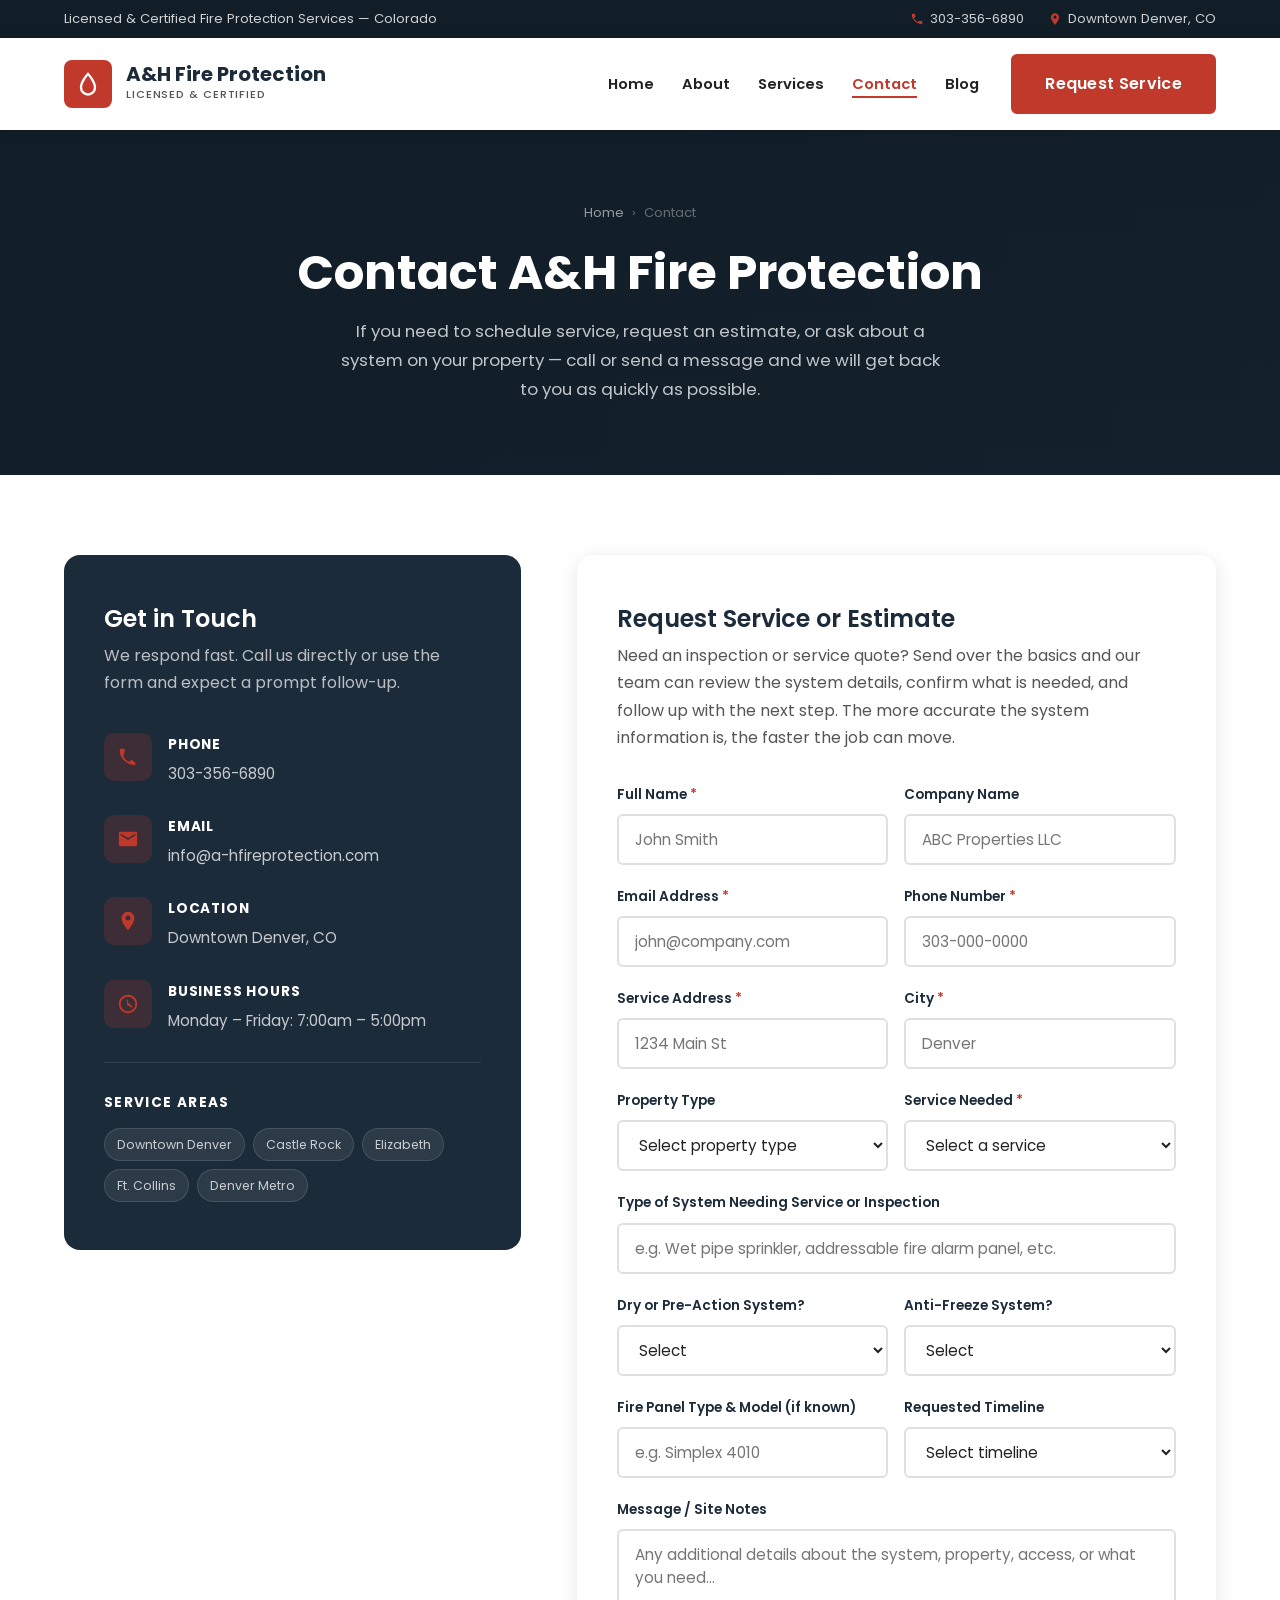
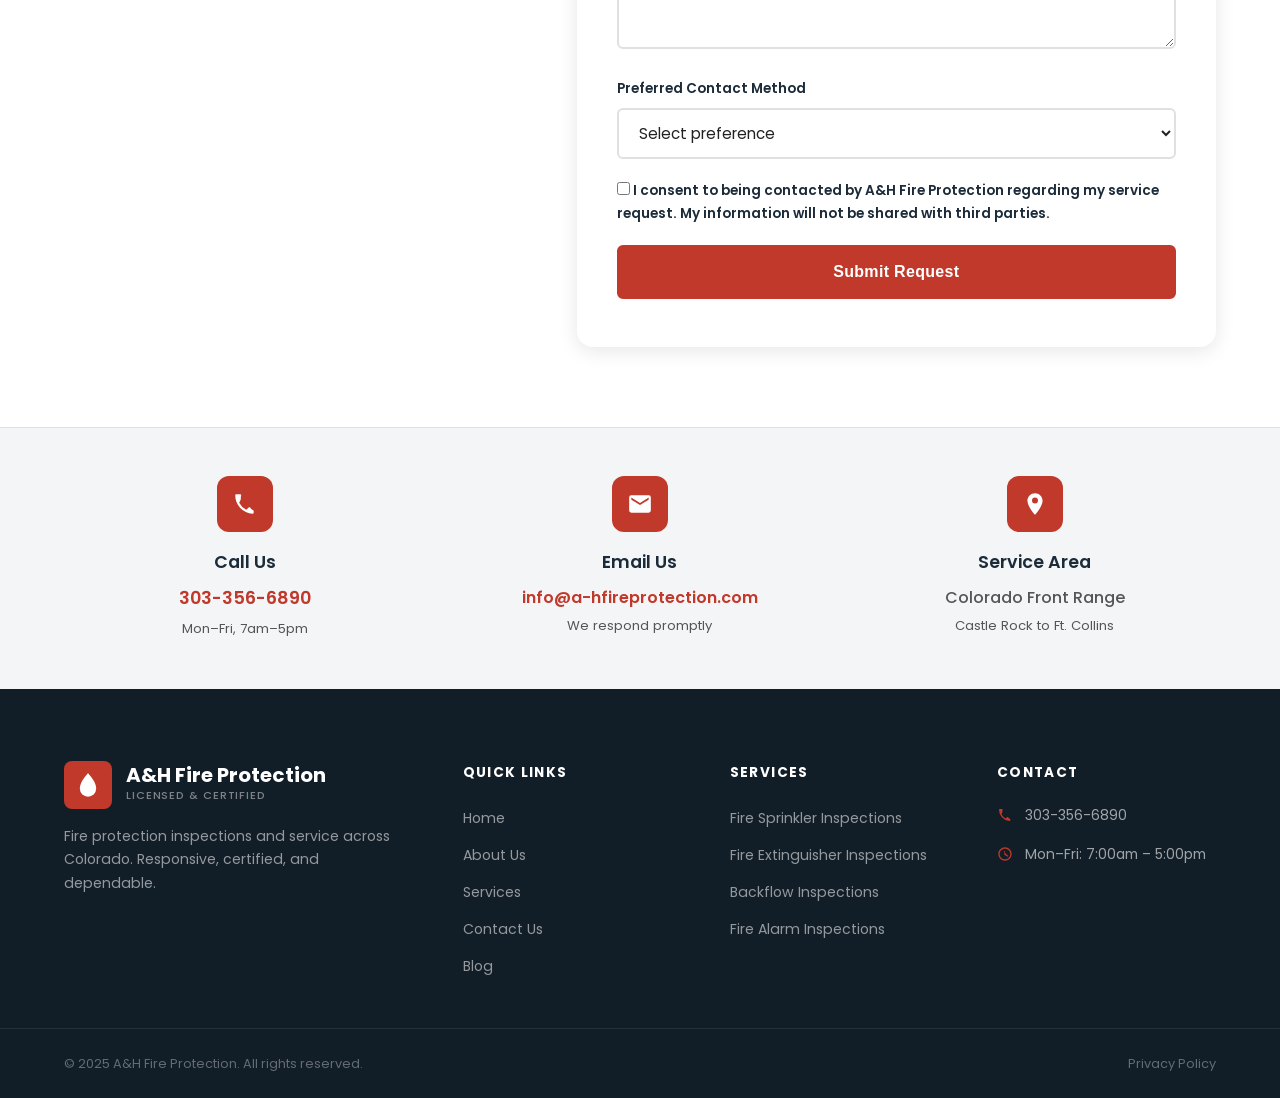
<file: contact.html>
<!DOCTYPE html>
<html lang="en">
<head>
  <meta charset="UTF-8">
  <meta name="viewport" content="width=device-width, initial-scale=1.0">
  <title>Contact A&H Fire Protection | Request Service or Get a Quote</title>
  <meta name="description" content="Contact A&H Fire Protection to schedule an inspection, request a service estimate, or ask about fire protection services in Colorado. Call 303-356-6890.">
  <link rel="preconnect" href="https://fonts.googleapis.com">
  <link href="https://fonts.googleapis.com/css2?family=Poppins:wght@400;500;600;700&display=swap" rel="stylesheet">
  <link rel="stylesheet" href="styles.css">
</head>
<body>

  <!-- TOP BAR -->
  <div class="topbar">
    <div class="container">
      <span>Licensed &amp; Certified Fire Protection Services — Colorado</span>
      <div class="topbar-right">
        <div class="topbar-item">
          <svg viewBox="0 0 24 24"><path d="M6.62 10.79a15.05 15.05 0 006.59 6.59l2.2-2.2a1 1 0 011.01-.24 11.47 11.47 0 003.58.57 1 1 0 011 1V20a1 1 0 01-1 1A17 17 0 013 4a1 1 0 011-1h3.5a1 1 0 011 1 11.47 11.47 0 00.57 3.58 1 1 0 01-.25 1.01l-2.2 2.2z"/></svg>
          <a href="tel:3033566890">303-356-6890</a>
        </div>
        <div class="topbar-item">
          <svg viewBox="0 0 24 24"><path d="M12 2C8.13 2 5 5.13 5 9c0 5.25 7 13 7 13s7-7.75 7-13c0-3.87-3.13-7-7-7zm0 9.5A2.5 2.5 0 1112 6a2.5 2.5 0 010 5.5z"/></svg>
          Downtown Denver, CO
        </div>
      </div>
    </div>
  </div>

  <!-- HEADER -->
  <header class="header">
    <div class="container">
      <a href="index.html" class="logo">
        <div class="logo-icon">
          <svg viewBox="0 0 24 24"><path d="M12 2c0 0-7 7-7 13a7 7 0 0014 0C19 9 12 2 12 2zm0 18a5 5 0 01-5-5c0-3.17 2.58-7.19 5-10.25C14.42 7.81 17 11.83 17 15a5 5 0 01-5 5z"/></svg>
        </div>
        <div class="logo-text">
          <div class="company-name">A&amp;H Fire Protection</div>
          <div class="company-sub">Licensed &amp; Certified</div>
        </div>
      </a>
      <nav class="nav">
        <ul class="nav-links">
          <li><a href="index.html">Home</a></li>
          <li><a href="about.html">About</a></li>
          <li><a href="services.html">Services</a></li>
          <li><a href="contact.html" class="active">Contact</a></li>
          <li><a href="blog.html">Blog</a></li>
        </ul>
        <a href="contact.html" class="btn btn-primary">Request Service</a>
      </nav>
    </div>
  </header>

  <!-- PAGE HERO -->
  <section class="page-hero">
    <div class="page-hero-bg" style="background-image: url('https://images.unsplash.com/photo-1497366216548-37526070297c?w=1600&auto=format&fit=crop');"></div>
    <div class="page-hero-overlay"></div>
    <div class="container">
      <div class="breadcrumb">
        <a href="index.html">Home</a>
        <span>&rsaquo;</span>
        <span>Contact</span>
      </div>
      <h1>Contact A&amp;H Fire Protection</h1>
      <p>If you need to schedule service, request an estimate, or ask about a system on your property — call or send a message and we will get back to you as quickly as possible.</p>
    </div>
  </section>

  <!-- CONTACT GRID -->
  <section class="section">
    <div class="container">
      <div class="contact-grid">

        <!-- LEFT: Contact Info -->
        <div class="contact-info-card">
          <h3>Get in Touch</h3>
          <p>We respond fast. Call us directly or use the form and expect a prompt follow-up.</p>

          <div class="contact-detail">
            <div class="contact-detail-icon">
              <svg viewBox="0 0 24 24"><path d="M6.62 10.79a15.05 15.05 0 006.59 6.59l2.2-2.2a1 1 0 011.01-.24A11.47 11.47 0 0019 17.5a1 1 0 011 1V20a1 1 0 01-1 1A17 17 0 013 4a1 1 0 011-1h3.5a1 1 0 011 1A11.47 11.47 0 008.07 7.4a1 1 0 01-.24 1.01z"/></svg>
            </div>
            <div class="contact-detail-text">
              <strong>Phone</strong>
              <a href="tel:3033566890">303-356-6890</a>
            </div>
          </div>

          <div class="contact-detail">
            <div class="contact-detail-icon">
              <svg viewBox="0 0 24 24"><path d="M20 4H4a2 2 0 00-2 2v12a2 2 0 002 2h16a2 2 0 002-2V6a2 2 0 00-2-2zm0 4l-8 5-8-5V6l8 5 8-5v2z"/></svg>
            </div>
            <div class="contact-detail-text">
              <strong>Email</strong>
              <a href="mailto:info@a-hfireprotection.com">info@a-hfireprotection.com</a>
            </div>
          </div>

          <div class="contact-detail">
            <div class="contact-detail-icon">
              <svg viewBox="0 0 24 24"><path d="M12 2C8.13 2 5 5.13 5 9c0 5.25 7 13 7 13s7-7.75 7-13c0-3.87-3.13-7-7-7zm0 9.5A2.5 2.5 0 1112 6a2.5 2.5 0 010 5.5z"/></svg>
            </div>
            <div class="contact-detail-text">
              <strong>Location</strong>
              <span>Downtown Denver, CO</span>
            </div>
          </div>

          <div class="contact-detail">
            <div class="contact-detail-icon">
              <svg viewBox="0 0 24 24"><path d="M11.99 2C6.47 2 2 6.48 2 12s4.47 10 9.99 10C17.52 22 22 17.52 22 12S17.52 2 11.99 2zM12 20c-4.42 0-8-3.58-8-8s3.58-8 8-8 8 3.58 8 8-3.58 8-8 8zm.5-13H11v6l5.25 3.15.75-1.23L12 10.43V7z"/></svg>
            </div>
            <div class="contact-detail-text">
              <strong>Business Hours</strong>
              <span>Monday – Friday: 7:00am – 5:00pm</span>
            </div>
          </div>

          <div style="border-top: 1px solid rgba(255,255,255,0.1); padding-top: 28px; margin-top: 8px;">
            <h5 style="color: white; font-size: 0.85rem; text-transform: uppercase; letter-spacing: 0.1em; margin-bottom: 14px;">Service Areas</h5>
            <div style="display: flex; flex-wrap: wrap; gap: 8px;">
              <span style="background: rgba(255,255,255,0.08); color: rgba(255,255,255,0.75); font-size: 0.78rem; padding: 5px 12px; border-radius: 40px; border: 1px solid rgba(255,255,255,0.12);">Downtown Denver</span>
              <span style="background: rgba(255,255,255,0.08); color: rgba(255,255,255,0.75); font-size: 0.78rem; padding: 5px 12px; border-radius: 40px; border: 1px solid rgba(255,255,255,0.12);">Castle Rock</span>
              <span style="background: rgba(255,255,255,0.08); color: rgba(255,255,255,0.75); font-size: 0.78rem; padding: 5px 12px; border-radius: 40px; border: 1px solid rgba(255,255,255,0.12);">Elizabeth</span>
              <span style="background: rgba(255,255,255,0.08); color: rgba(255,255,255,0.75); font-size: 0.78rem; padding: 5px 12px; border-radius: 40px; border: 1px solid rgba(255,255,255,0.12);">Ft. Collins</span>
              <span style="background: rgba(255,255,255,0.08); color: rgba(255,255,255,0.75); font-size: 0.78rem; padding: 5px 12px; border-radius: 40px; border: 1px solid rgba(255,255,255,0.12);">Denver Metro</span>
            </div>
          </div>
        </div>

        <!-- RIGHT: Service Request Form -->
        <div class="form-card">
          <h3>Request Service or Estimate</h3>
          <p>Need an inspection or service quote? Send over the basics and our team can review the system details, confirm what is needed, and follow up with the next step. The more accurate the system information is, the faster the job can move.</p>

          <form>
            <div class="form-row">
              <div class="form-group">
                <label>Full Name <span class="required">*</span></label>
                <input type="text" placeholder="John Smith">
              </div>
              <div class="form-group">
                <label>Company Name</label>
                <input type="text" placeholder="ABC Properties LLC">
              </div>
            </div>
            <div class="form-row">
              <div class="form-group">
                <label>Email Address <span class="required">*</span></label>
                <input type="email" placeholder="john@company.com">
              </div>
              <div class="form-group">
                <label>Phone Number <span class="required">*</span></label>
                <input type="tel" placeholder="303-000-0000">
              </div>
            </div>
            <div class="form-row">
              <div class="form-group">
                <label>Service Address <span class="required">*</span></label>
                <input type="text" placeholder="1234 Main St">
              </div>
              <div class="form-group">
                <label>City <span class="required">*</span></label>
                <input type="text" placeholder="Denver">
              </div>
            </div>
            <div class="form-row">
              <div class="form-group">
                <label>Property Type</label>
                <select>
                  <option value="">Select property type</option>
                  <option>Commercial</option>
                  <option>Industrial</option>
                  <option>Residential</option>
                  <option>Multi-Family</option>
                  <option>Other</option>
                </select>
              </div>
              <div class="form-group">
                <label>Service Needed <span class="required">*</span></label>
                <select>
                  <option value="">Select a service</option>
                  <option>Fire Sprinkler Inspection</option>
                  <option>Fire Sprinkler Service/Repair</option>
                  <option>Fire Extinguisher Inspection</option>
                  <option>Fire Extinguisher Service</option>
                  <option>Backflow Inspection</option>
                  <option>Backflow Service</option>
                  <option>Fire Alarm Inspection</option>
                  <option>Fire Alarm Service</option>
                  <option>Multiple Services</option>
                  <option>Not Sure / Need Guidance</option>
                </select>
              </div>
            </div>
            <div class="form-group">
              <label>Type of System Needing Service or Inspection</label>
              <input type="text" placeholder="e.g. Wet pipe sprinkler, addressable fire alarm panel, etc.">
            </div>
            <div class="form-row">
              <div class="form-group">
                <label>Dry or Pre-Action System?</label>
                <select>
                  <option value="">Select</option>
                  <option>Yes</option>
                  <option>No</option>
                  <option>Not Sure</option>
                </select>
              </div>
              <div class="form-group">
                <label>Anti-Freeze System?</label>
                <select>
                  <option value="">Select</option>
                  <option>Yes</option>
                  <option>No</option>
                  <option>Not Sure</option>
                </select>
              </div>
            </div>
            <div class="form-row">
              <div class="form-group">
                <label>Fire Panel Type &amp; Model (if known)</label>
                <input type="text" placeholder="e.g. Simplex 4010">
              </div>
              <div class="form-group">
                <label>Requested Timeline</label>
                <select>
                  <option value="">Select timeline</option>
                  <option>As Soon as Possible</option>
                  <option>Within 1 Week</option>
                  <option>Within 2 Weeks</option>
                  <option>Within 1 Month</option>
                  <option>Flexible / Scheduling Ahead</option>
                </select>
              </div>
            </div>
            <div class="form-group">
              <label>Message / Site Notes</label>
              <textarea placeholder="Any additional details about the system, property, access, or what you need..."></textarea>
            </div>
            <div class="form-group">
              <label>Preferred Contact Method</label>
              <select>
                <option value="">Select preference</option>
                <option>Phone Call</option>
                <option>Text Message</option>
                <option>Email</option>
                <option>No Preference</option>
              </select>
            </div>
            <div class="form-group">
              <label class="form-consent">
                <input type="checkbox">
                I consent to being contacted by A&amp;H Fire Protection regarding my service request. My information will not be shared with third parties.
              </label>
            </div>
            <button type="submit" class="btn btn-primary" style="width: 100%; font-size: 1rem; padding: 16px;">Submit Request</button>
          </form>
        </div>

      </div>
    </div>
  </section>

  <!-- QUICK CONTACT STRIP -->
  <section style="background: var(--gray-bg); padding: 48px 0; border-top: 1px solid var(--gray-mid);">
    <div class="container">
      <div style="display: grid; grid-template-columns: repeat(3, 1fr); gap: 32px; text-align: center;">
        <div>
          <div style="width: 56px; height: 56px; background: var(--red); border-radius: 12px; display: flex; align-items: center; justify-content: center; margin: 0 auto 16px;">
            <svg width="26" height="26" viewBox="0 0 24 24" fill="white"><path d="M6.62 10.79a15.05 15.05 0 006.59 6.59l2.2-2.2a1 1 0 011.01-.24A11.47 11.47 0 0019 17.5a1 1 0 011 1V20a1 1 0 01-1 1A17 17 0 013 4a1 1 0 011-1h3.5a1 1 0 011 1A11.47 11.47 0 008.07 7.4a1 1 0 01-.24 1.01z"/></svg>
          </div>
          <h4 style="color: var(--navy); margin-bottom: 6px;">Call Us</h4>
          <a href="tel:3033566890" style="color: var(--red); font-weight: 600; font-size: 1.1rem;">303-356-6890</a>
          <p style="font-size: 0.82rem; margin-top: 4px;">Mon–Fri, 7am–5pm</p>
        </div>
        <div>
          <div style="width: 56px; height: 56px; background: var(--red); border-radius: 12px; display: flex; align-items: center; justify-content: center; margin: 0 auto 16px;">
            <svg width="26" height="26" viewBox="0 0 24 24" fill="white"><path d="M20 4H4a2 2 0 00-2 2v12a2 2 0 002 2h16a2 2 0 002-2V6a2 2 0 00-2-2zm0 4l-8 5-8-5V6l8 5 8-5v2z"/></svg>
          </div>
          <h4 style="color: var(--navy); margin-bottom: 6px;">Email Us</h4>
          <a href="mailto:info@a-hfireprotection.com" style="color: var(--red); font-weight: 600;">info@a-hfireprotection.com</a>
          <p style="font-size: 0.82rem; margin-top: 4px;">We respond promptly</p>
        </div>
        <div>
          <div style="width: 56px; height: 56px; background: var(--red); border-radius: 12px; display: flex; align-items: center; justify-content: center; margin: 0 auto 16px;">
            <svg width="26" height="26" viewBox="0 0 24 24" fill="white"><path d="M12 2C8.13 2 5 5.13 5 9c0 5.25 7 13 7 13s7-7.75 7-13c0-3.87-3.13-7-7-7zm0 9.5A2.5 2.5 0 1112 6a2.5 2.5 0 010 5.5z"/></svg>
          </div>
          <h4 style="color: var(--navy); margin-bottom: 6px;">Service Area</h4>
          <span style="color: var(--text-mid); font-weight: 500;">Colorado Front Range</span>
          <p style="font-size: 0.82rem; margin-top: 4px;">Castle Rock to Ft. Collins</p>
        </div>
      </div>
    </div>
  </section>

  <!-- FOOTER -->
  <footer class="footer">
    <div class="footer-main">
      <div class="container">
        <div class="footer-grid">
          <div class="footer-brand">
            <a href="index.html" class="logo">
              <div class="logo-icon"><svg viewBox="0 0 24 24" fill="white"><path d="M12 2c0 0-7 7-7 13a7 7 0 0014 0C19 9 12 2 12 2z"/></svg></div>
              <div class="logo-text">
                <div class="company-name">A&amp;H Fire Protection</div>
                <div class="company-sub">Licensed &amp; Certified</div>
              </div>
            </a>
            <p>Fire protection inspections and service across Colorado. Responsive, certified, and dependable.</p>
          </div>
          <div>
            <h5>Quick Links</h5>
            <ul class="footer-links">
              <li><a href="index.html">Home</a></li>
              <li><a href="about.html">About Us</a></li>
              <li><a href="services.html">Services</a></li>
              <li><a href="contact.html">Contact Us</a></li>
              <li><a href="blog.html">Blog</a></li>
            </ul>
          </div>
          <div>
            <h5>Services</h5>
            <ul class="footer-links">
              <li><a href="services.html">Fire Sprinkler Inspections</a></li>
              <li><a href="services.html">Fire Extinguisher Inspections</a></li>
              <li><a href="services.html">Backflow Inspections</a></li>
              <li><a href="services.html">Fire Alarm Inspections</a></li>
            </ul>
          </div>
          <div>
            <h5>Contact</h5>
            <div class="footer-contact-item">
              <svg viewBox="0 0 24 24"><path d="M6.62 10.79a15.05 15.05 0 006.59 6.59l2.2-2.2a1 1 0 011.01-.24A11.47 11.47 0 0019 17.5a1 1 0 011 1V20a1 1 0 01-1 1A17 17 0 013 4a1 1 0 011-1h3.5a1 1 0 011 1A11.47 11.47 0 008.07 7.4a1 1 0 01-.24 1.01z"/></svg>
              <span><a href="tel:3033566890">303-356-6890</a></span>
            </div>
            <!-- <div class="footer-contact-item">
              <svg viewBox="0 0 24 24"><path d="M20 4H4a2 2 0 00-2 2v12a2 2 0 002 2h16a2 2 0 002-2V6a2 2 0 00-2-2zm0 4l-8 5-8-5V6l8 5 8-5v2z"/></svg>
              <span><a href="mailto:info@a-hfireprotection.com">info@a-hfireprotection.com</a></span>
            </div> -->
            <div class="footer-contact-item">
              <svg viewBox="0 0 24 24"><path d="M11.99 2C6.47 2 2 6.48 2 12s4.47 10 9.99 10C17.52 22 22 17.52 22 12S17.52 2 11.99 2zM12 20c-4.42 0-8-3.58-8-8s3.58-8 8-8 8 3.58 8 8-3.58 8-8 8zm.5-13H11v6l5.25 3.15.75-1.23L12 10.43V7z"/></svg>
              <span>Mon–Fri: 7:00am – 5:00pm</span>
            </div>
          </div>
        </div>
      </div>
    </div>
    <div class="footer-bottom">
      <div class="container">
        <span>&copy; 2025 A&amp;H Fire Protection. All rights reserved.</span>
        <span><a href="privacy.html">Privacy Policy</a></span>
      </div>
    </div>
  </footer>

</body>
</html>
</file>
<file: styles.css>
/* ============================================
   A&H Fire Protection - Global Styles
   Design Guide for GHL Build
   ============================================ */

/* --- Variables --- */
:root {
  --red:       #C0392B;
  --red-dark:  #992D22;
  --navy:      #1C2B3A;
  --navy-dark: #111D27;
  --gray-bg:   #F4F5F7;
  --gray-mid:  #E0E0E0;
  --text:      #222222;
  --text-mid:  #555555;
  --text-light:#888888;
  --white:     #FFFFFF;
  --font:      'Poppins', sans-serif;
  --radius:    6px;
  --shadow:    0 4px 20px rgba(0,0,0,0.10);
  --transition:0.25s ease;
}

/* --- Reset & Base --- */
*, *::before, *::after { box-sizing: border-box; margin: 0; padding: 0; }
html { scroll-behavior: smooth; }
body { font-family: var(--font); color: var(--text); background: var(--white); line-height: 1.7; }
img { max-width: 100%; display: block; }
a { text-decoration: none; color: inherit; }
ul { list-style: none; }

/* --- Typography --- */
h1 { font-size: clamp(2rem, 4vw, 3rem); font-weight: 700; line-height: 1.2; }
h2 { font-size: clamp(1.6rem, 3vw, 2.4rem); font-weight: 700; line-height: 1.25; }
h3 { font-size: clamp(1.2rem, 2vw, 1.5rem); font-weight: 600; line-height: 1.3; }
h4 { font-size: 1.1rem; font-weight: 600; }
p  { margin-bottom: 1rem; color: var(--text-mid); }
p:last-child { margin-bottom: 0; }

/* --- Layout --- */
.container { max-width: 1200px; margin: 0 auto; padding: 0 24px; }
.section { padding: 80px 0; }
.section--gray { background: var(--gray-bg); }
.section--dark { background: var(--navy); color: var(--white); }
.section--dark p { color: rgba(255,255,255,0.75); }
.section--dark h2 { color: var(--white); }

/* Grid helpers */
.grid-2 { display: grid; grid-template-columns: repeat(2, 1fr); gap: 40px; align-items: center; }
.grid-3 { display: grid; grid-template-columns: repeat(3, 1fr); gap: 32px; }
.grid-4 { display: grid; grid-template-columns: repeat(4, 1fr); gap: 24px; }

/* --- Buttons --- */
.btn {
  display: inline-block;
  padding: 14px 32px;
  border-radius: var(--radius);
  font-weight: 600;
  font-size: 1rem;
  transition: var(--transition);
  cursor: pointer;
  border: 2px solid transparent;
  letter-spacing: 0.02em;
}
.btn-primary {
  background: var(--red);
  color: var(--white);
  border-color: var(--red);
}
.btn-primary:hover { background: var(--red-dark); border-color: var(--red-dark); }

.btn-outline {
  background: transparent;
  color: var(--white);
  border-color: var(--white);
}
.btn-outline:hover { background: var(--white); color: var(--navy); }

.btn-outline-dark {
  background: transparent;
  color: var(--navy);
  border-color: var(--navy);
}
.btn-outline-dark:hover { background: var(--navy); color: var(--white); }

/* --- Section Label --- */
.section-label {
  display: inline-block;
  font-size: 0.8rem;
  font-weight: 700;
  letter-spacing: 0.12em;
  text-transform: uppercase;
  color: var(--red);
  margin-bottom: 12px;
}
.section--dark .section-label { color: #ff7e72; }

/* --- Section Header --- */
.section-header { margin-bottom: 48px; }
.section-header.centered { text-align: center; }
.section-header p { max-width: 640px; }
.section-header.centered p { margin: 12px auto 0; }

/* ============================================
   TOP BAR
   ============================================ */
.topbar {
  background: var(--navy-dark);
  color: rgba(255,255,255,0.80);
  font-size: 0.82rem;
  padding: 8px 0;
}
.topbar .container {
  display: flex;
  justify-content: space-between;
  align-items: center;
}
.topbar a { color: rgba(255,255,255,0.80); transition: var(--transition); }
.topbar a:hover { color: var(--white); }
.topbar-right { display: flex; gap: 24px; }
.topbar-item { display: flex; align-items: center; gap: 6px; }
.topbar-item svg { width: 14px; height: 14px; fill: var(--red); flex-shrink: 0; }

/* ============================================
   HEADER / NAV
   ============================================ */
.header {
  background: var(--white);
  box-shadow: 0 2px 12px rgba(0,0,0,0.08);
  position: sticky;
  top: 0;
  z-index: 100;
}
.header .container {
  display: flex;
  align-items: center;
  justify-content: space-between;
  padding-top: 16px;
  padding-bottom: 16px;
}
.logo { display: flex; align-items: center; gap: 14px; }
.logo-icon {
  width: 48px; height: 48px;
  background: var(--red);
  border-radius: 8px;
  display: flex; align-items: center; justify-content: center;
}
.logo-icon svg { width: 28px; height: 28px; fill: white; }
.logo-text .company-name { font-size: 1.25rem; font-weight: 700; color: var(--navy); line-height: 1.1; }
.logo-text .company-sub  { font-size: 0.7rem; font-weight: 500; color: var(--text-mid); letter-spacing: 0.08em; text-transform: uppercase; }

.nav { display: flex; align-items: center; gap: 32px; }
.nav-links { display: flex; gap: 28px; }
.nav-links a {
  font-size: 0.92rem;
  font-weight: 600;
  color: var(--text);
  transition: var(--transition);
  position: relative;
  padding-bottom: 4px;
}
.nav-links a::after {
  content: '';
  position: absolute; bottom: 0; left: 0;
  width: 0; height: 2px;
  background: var(--red);
  transition: var(--transition);
}
.nav-links a:hover, .nav-links a.active { color: var(--red); }
.nav-links a:hover::after, .nav-links a.active::after { width: 100%; }

/* ============================================
   HERO SECTION
   ============================================ */
.hero {
  position: relative;
  min-height: 620px;
  display: flex;
  align-items: center;
  background: linear-gradient(100deg, var(--navy-dark) 0%, var(--navy) 100%);
  overflow: hidden;
}
.hero-bg {
  position: absolute; inset: 0;
  background-size: cover;
  background-position: center;
  opacity: 0.18;
}
.hero-overlay {
  position: absolute; inset: 0;
  background: linear-gradient(90deg, rgba(17,29,39,0.97) 40%, rgba(17,29,39,0.55) 100%);
}
.hero .container { position: relative; z-index: 2; padding-top: 80px; padding-bottom: 80px; }
.hero-content { max-width: 620px; }
.hero-badge {
  display: inline-flex;
  align-items: center;
  gap: 8px;
  background: rgba(192,57,43,0.18);
  border: 1px solid rgba(192,57,43,0.4);
  color: #ff8a80;
  font-size: 0.78rem;
  font-weight: 700;
  letter-spacing: 0.1em;
  text-transform: uppercase;
  padding: 6px 14px;
  border-radius: 40px;
  margin-bottom: 24px;
}
.hero-badge::before { content:''; width:8px; height:8px; background:#ff8a80; border-radius:50%; }
.hero h1 { color: var(--white); margin-bottom: 20px; }
.hero h1 span { color: var(--red); }
.hero p { color: rgba(255,255,255,0.78); font-size: 1.05rem; margin-bottom: 36px; max-width: 540px; }
.hero-ctas { display: flex; gap: 16px; flex-wrap: wrap; }
.hero-phone {
  display: flex; align-items: center; gap: 10px;
  margin-top: 40px;
  padding-top: 32px;
  border-top: 1px solid rgba(255,255,255,0.12);
  color: rgba(255,255,255,0.7);
  font-size: 0.9rem;
}
.hero-phone strong { color: white; font-size: 1.15rem; }
.hero-phone svg { width: 20px; height: 20px; fill: var(--red); }

/* Hero stats strip */
.hero-stats {
  display: flex; gap: 40px; margin-top: 48px;
}
.hero-stat-num { font-size: 2rem; font-weight: 700; color: var(--white); }
.hero-stat-label { font-size: 0.78rem; color: rgba(255,255,255,0.55); text-transform: uppercase; letter-spacing: 0.08em; }

/* ============================================
   TRUST BAR
   ============================================ */
.trust-bar {
  background: var(--red);
  padding: 20px 0;
}
.trust-bar .container {
  display: flex;
  justify-content: space-around;
  align-items: center;
  flex-wrap: wrap;
  gap: 16px;
}
.trust-item {
  display: flex; align-items: center; gap: 12px;
  color: white;
}
.trust-item svg { width: 22px; height: 22px; fill: rgba(255,255,255,0.85); flex-shrink: 0; }
.trust-item-text strong { display: block; font-size: 0.92rem; font-weight: 700; }
.trust-item-text span { font-size: 0.76rem; opacity: 0.85; }

/* ============================================
   SERVICES OVERVIEW
   ============================================ */
.service-card {
  background: var(--white);
  border-radius: 12px;
  overflow: hidden;
  box-shadow: var(--shadow);
  transition: var(--transition);
  display: flex; flex-direction: column;
}
.service-card:hover { transform: translateY(-6px); box-shadow: 0 12px 36px rgba(0,0,0,0.14); }
.service-card-img { height: 200px; overflow: hidden; }
.service-card-img img { width: 100%; height: 100%; object-fit: cover; transition: var(--transition); }
.service-card:hover .service-card-img img { transform: scale(1.05); }
.service-card-body { padding: 28px 28px 32px; flex: 1; display: flex; flex-direction: column; }
.service-card-icon {
  width: 52px; height: 52px;
  background: rgba(192,57,43,0.1);
  border-radius: 10px;
  display: flex; align-items: center; justify-content: center;
  margin-bottom: 16px;
}
.service-card-icon svg { width: 26px; height: 26px; fill: var(--red); }
.service-card-body h3 { margin-bottom: 10px; color: var(--navy); }
.service-card-body p { font-size: 0.9rem; flex: 1; }
.service-card-link {
  display: inline-flex; align-items: center; gap: 6px;
  color: var(--red); font-weight: 600; font-size: 0.9rem;
  margin-top: 20px; transition: var(--transition);
}
.service-card-link:hover { gap: 10px; }
.service-card-link svg { width: 16px; height: 16px; fill: var(--red); }

/* ============================================
   WHY CHOOSE US
   ============================================ */
.feature-item { display: flex; gap: 20px; margin-bottom: 36px; }
.feature-item:last-child { margin-bottom: 0; }
.feature-icon {
  width: 52px; height: 52px; flex-shrink: 0;
  background: rgba(192,57,43,0.1);
  border-radius: 10px;
  display: flex; align-items: center; justify-content: center;
}
.feature-icon svg { width: 26px; height: 26px; fill: var(--red); }
.feature-text h4 { color: var(--navy); margin-bottom: 6px; }
.feature-text p { font-size: 0.9rem; margin: 0; }

.why-image {
  border-radius: 16px; overflow: hidden;
  position: relative;
  height: 500px;
}
.why-image img { width: 100%; height: 100%; object-fit: cover; }
.why-badge {
  position: absolute; bottom: 24px; left: 24px; right: 24px;
  background: var(--white);
  border-radius: 12px;
  padding: 20px 24px;
  display: flex; align-items: center; gap: 16px;
  box-shadow: 0 8px 30px rgba(0,0,0,0.15);
}
.why-badge-icon {
  width: 52px; height: 52px; flex-shrink: 0;
  background: var(--red); border-radius: 10px;
  display: flex; align-items: center; justify-content: center;
}
.why-badge-icon svg { width: 28px; height: 28px; fill: white; }
.why-badge-text strong { display: block; font-size: 1.1rem; color: var(--navy); }
.why-badge-text span { font-size: 0.82rem; color: var(--text-mid); }

/* ============================================
   LOCATIONS
   ============================================ */
.location-grid { display: grid; grid-template-columns: repeat(4, 1fr); gap: 20px; }
.location-card {
  background: rgba(255,255,255,0.06);
  border: 1px solid rgba(255,255,255,0.12);
  border-radius: 12px;
  padding: 28px 24px;
  text-align: center;
  transition: var(--transition);
}
.location-card:hover { background: rgba(192,57,43,0.15); border-color: rgba(192,57,43,0.4); }
.location-card svg { width: 28px; height: 28px; fill: var(--red); margin: 0 auto 12px; }
.location-card h4 { color: white; font-size: 1rem; margin-bottom: 4px; }
.location-card p { font-size: 0.8rem; color: rgba(255,255,255,0.55); margin: 0; }

/* ============================================
   CTA BANNER
   ============================================ */
.cta-banner {
  background: linear-gradient(135deg, var(--red) 0%, var(--red-dark) 100%);
  padding: 72px 0;
  text-align: center;
  position: relative;
  overflow: hidden;
}
.cta-banner::before {
  content: '';
  position: absolute; inset: 0;
  background: url("data:image/svg+xml,%3Csvg width='60' height='60' viewBox='0 0 60 60' xmlns='http://www.w3.org/2000/svg'%3E%3Cg fill='none' fill-rule='evenodd'%3E%3Cg fill='%23ffffff' fill-opacity='0.04'%3E%3Cpath d='M36 34v-4h-2v4h-4v2h4v4h2v-4h4v-2h-4zm0-30V0h-2v4h-4v2h4v4h2V6h4V4h-4zM6 34v-4H4v4H0v2h4v4h2v-4h4v-2H6zM6 4V0H4v4H0v2h4v4h2V6h4V4H6z'/%3E%3C/g%3E%3C/g%3E%3C/svg%3E");
}
.cta-banner .container { position: relative; }
.cta-banner h2 { color: white; margin-bottom: 16px; }
.cta-banner p { color: rgba(255,255,255,0.85); font-size: 1.05rem; max-width: 560px; margin: 0 auto 36px; }
.cta-banner-btns { display: flex; justify-content: center; gap: 16px; flex-wrap: wrap; }

/* ============================================
   CERTIFICATIONS STRIP
   ============================================ */
.cert-strip { background: var(--gray-bg); padding: 40px 0; border-top: 1px solid var(--gray-mid); border-bottom: 1px solid var(--gray-mid); }
.cert-strip .container { display: flex; align-items: center; justify-content: space-around; flex-wrap: wrap; gap: 24px; }
.cert-badge {
  display: flex; align-items: center; gap: 12px;
  padding: 14px 20px;
  background: white;
  border-radius: 10px;
  box-shadow: 0 2px 10px rgba(0,0,0,0.06);
}
.cert-badge svg { width: 28px; height: 28px; fill: var(--navy); }
.cert-badge-text strong { display: block; font-size: 0.88rem; color: var(--navy); font-weight: 700; }
.cert-badge-text span { font-size: 0.75rem; color: var(--text-mid); }

/* ============================================
   ABOUT PAGE - TEAM/STORY
   ============================================ */
.story-section img { border-radius: 16px; }
.cert-list { display: grid; grid-template-columns: 1fr 1fr; gap: 12px; margin-top: 24px; }
.cert-item {
  display: flex; align-items: center; gap: 10px;
  background: var(--gray-bg); border-radius: 8px;
  padding: 12px 16px;
  font-size: 0.88rem; font-weight: 600; color: var(--navy);
}
.cert-item svg { width: 18px; height: 18px; fill: var(--red); flex-shrink: 0; }

.value-card {
  background: white;
  border-radius: 12px;
  padding: 32px 28px;
  box-shadow: var(--shadow);
  border-top: 4px solid var(--red);
  text-align: center;
}
.value-card svg { width: 36px; height: 36px; fill: var(--red); margin: 0 auto 16px; }
.value-card h4 { color: var(--navy); margin-bottom: 10px; }
.value-card p { font-size: 0.88rem; }

/* ============================================
   SERVICES PAGE
   ============================================ */
.service-row {
  display: grid; grid-template-columns: 1fr 1fr;
  gap: 56px; align-items: center;
  padding: 64px 0;
  border-bottom: 1px solid var(--gray-mid);
}
.service-row:last-child { border-bottom: none; }
.service-row.reverse { }
.service-row-img { border-radius: 16px; overflow: hidden; height: 380px; }
.service-row-img img { width: 100%; height: 100%; object-fit: cover; }
.service-row-content h2 { color: var(--navy); margin-bottom: 16px; }
.service-tags { display: flex; flex-wrap: wrap; gap: 8px; margin: 20px 0; }
.service-tag {
  background: rgba(192,57,43,0.08);
  color: var(--red);
  font-size: 0.78rem; font-weight: 700;
  padding: 5px 12px; border-radius: 40px;
  border: 1px solid rgba(192,57,43,0.2);
}
.service-check-list { margin: 20px 0; }
.service-check-list li {
  display: flex; align-items: flex-start; gap: 10px;
  padding: 8px 0; font-size: 0.92rem; color: var(--text-mid);
  border-bottom: 1px solid var(--gray-mid);
}
.service-check-list li:last-child { border-bottom: none; }
.service-check-list svg { width: 18px; height: 18px; fill: var(--red); flex-shrink: 0; margin-top: 2px; }

/* ============================================
   CONTACT PAGE
   ============================================ */
.contact-grid { display: grid; grid-template-columns: 1fr 1.4fr; gap: 56px; }
.contact-info-card {
  background: var(--navy);
  border-radius: 16px;
  padding: 48px 40px;
  color: white;
  height: fit-content;
}
.contact-info-card h3 { color: white; margin-bottom: 8px; }
.contact-info-card > p { color: rgba(255,255,255,0.7); margin-bottom: 36px; }
.contact-detail { display: flex; gap: 16px; margin-bottom: 28px; }
.contact-detail-icon {
  width: 48px; height: 48px; flex-shrink: 0;
  background: rgba(192,57,43,0.2);
  border-radius: 10px;
  display: flex; align-items: center; justify-content: center;
}
.contact-detail-icon svg { width: 22px; height: 22px; fill: var(--red); }
.contact-detail-text strong { display: block; color: white; margin-bottom: 4px; font-size: 0.85rem; text-transform: uppercase; letter-spacing: 0.06em; }
.contact-detail-text span, .contact-detail-text a { color: rgba(255,255,255,0.75); font-size: 0.95rem; }
.contact-detail-text a:hover { color: white; }

/* Form */
.form-card {
  background: white;
  border-radius: 16px;
  padding: 48px 40px;
  box-shadow: var(--shadow);
}
.form-card h3 { color: var(--navy); margin-bottom: 8px; }
.form-card > p { margin-bottom: 32px; }
.form-group { margin-bottom: 20px; }
.form-group label {
  display: block; font-size: 0.85rem; font-weight: 600;
  color: var(--navy); margin-bottom: 8px;
}
.form-group input,
.form-group select,
.form-group textarea {
  width: 100%; padding: 12px 16px;
  border: 2px solid var(--gray-mid);
  border-radius: var(--radius);
  font-family: var(--font); font-size: 0.95rem;
  color: var(--text); background: white;
  transition: var(--transition);
  outline: none;
}
.form-group input:focus,
.form-group select:focus,
.form-group textarea:focus { border-color: var(--red); }
.form-group textarea { resize: vertical; min-height: 120px; }
.form-row { display: grid; grid-template-columns: 1fr 1fr; gap: 16px; }
.form-consent { display: flex; align-items: flex-start; gap: 10px; font-size: 0.82rem; color: var(--text-mid); }
.form-consent input { width: auto; margin-top: 3px; }
.required { color: var(--red); }

/* ============================================
   PAGE HERO (internal pages)
   ============================================ */
.page-hero {
  background: linear-gradient(100deg, var(--navy-dark) 0%, var(--navy) 100%);
  padding: 72px 0;
  text-align: center;
  position: relative;
  overflow: hidden;
}
.page-hero-bg {
  position: absolute; inset: 0;
  background-size: cover; background-position: center;
  opacity: 0.12;
}
.page-hero-overlay { position: absolute; inset: 0; background: linear-gradient(180deg, rgba(17,29,39,0.9) 0%, rgba(17,29,39,0.7) 100%); }
.page-hero .container { position: relative; z-index: 2; }
.page-hero h1 { color: white; margin-bottom: 16px; }
.page-hero p { color: rgba(255,255,255,0.75); max-width: 600px; margin: 0 auto; font-size: 1.05rem; }
.breadcrumb {
  display: flex; justify-content: center; align-items: center; gap: 8px;
  font-size: 0.82rem; color: rgba(255,255,255,0.55);
  margin-bottom: 20px;
}
.breadcrumb a { color: rgba(255,255,255,0.55); transition: var(--transition); }
.breadcrumb a:hover { color: white; }
.breadcrumb span { color: rgba(255,255,255,0.35); }

/* ============================================
   BLOG PAGE
   ============================================ */
.blog-card {
  background: white; border-radius: 12px;
  overflow: hidden; box-shadow: var(--shadow);
  transition: var(--transition);
}
.blog-card:hover { transform: translateY(-4px); box-shadow: 0 10px 30px rgba(0,0,0,0.12); }
.blog-card-img { height: 200px; overflow: hidden; }
.blog-card-img img { width: 100%; height: 100%; object-fit: cover; transition: var(--transition); }
.blog-card:hover .blog-card-img img { transform: scale(1.04); }
.blog-card-body { padding: 24px; }
.blog-category {
  display: inline-block; font-size: 0.72rem; font-weight: 700;
  text-transform: uppercase; letter-spacing: 0.1em;
  color: var(--red); margin-bottom: 10px;
}
.blog-card-body h3 { font-size: 1.1rem; color: var(--navy); margin-bottom: 10px; line-height: 1.35; }
.blog-card-body p { font-size: 0.87rem; margin-bottom: 16px; }
.blog-meta { font-size: 0.78rem; color: var(--text-light); display: flex; gap: 16px; }

/* ============================================
   FOOTER
   ============================================ */
.footer { background: var(--navy-dark); color: rgba(255,255,255,0.65); }
.footer-main { padding: 72px 0 48px; }
.footer-grid { display: grid; grid-template-columns: 1.6fr 1fr 1fr 1fr; gap: 48px; }
.footer-brand .logo-text .company-name { color: white; }
.footer-brand .logo-text .company-sub { color: rgba(255,255,255,0.45); }
.footer-brand p { font-size: 0.88rem; margin-top: 16px; line-height: 1.7; color: rgba(255,255,255,0.55); }
.footer h5 { color: white; font-size: 0.85rem; font-weight: 700; text-transform: uppercase; letter-spacing: 0.1em; margin-bottom: 20px; }
.footer-links { display: flex; flex-direction: column; gap: 10px; }
.footer-links a { font-size: 0.88rem; color: rgba(255,255,255,0.55); transition: var(--transition); }
.footer-links a:hover { color: white; padding-left: 4px; }
.footer-contact-item { display: flex; gap: 12px; margin-bottom: 16px; align-items: flex-start; }
.footer-contact-item svg { width: 16px; height: 16px; fill: var(--red); flex-shrink: 0; margin-top: 3px; }
.footer-contact-item span { font-size: 0.87rem; color: rgba(255,255,255,0.6); }
.footer-contact-item a { color: rgba(255,255,255,0.6); }
.footer-contact-item a:hover { color: white; }
.footer-bottom {
  border-top: 1px solid rgba(255,255,255,0.08);
  padding: 24px 0;
}
.footer-bottom .container {
  display: flex; justify-content: space-between; align-items: center;
  font-size: 0.8rem; color: rgba(255,255,255,0.35);
}
.footer-bottom a { color: rgba(255,255,255,0.35); }
.footer-bottom a:hover { color: rgba(255,255,255,0.7); }

/* ============================================
   RESPONSIVE
   ============================================ */
@media (max-width: 1024px) {
  .grid-4, .location-grid { grid-template-columns: repeat(2, 1fr); }
  .footer-grid { grid-template-columns: 1fr 1fr; gap: 36px; }
}
@media (max-width: 768px) {
  .section { padding: 56px 0; }
  .grid-2, .grid-3 { grid-template-columns: 1fr; }
  .grid-4, .location-grid { grid-template-columns: repeat(2, 1fr); }
  .hero { min-height: auto; }
  .hero-stats { gap: 24px; }
  .hero-stats .hero-stat { flex: 1; text-align: center; }
  .service-row { grid-template-columns: 1fr; }
  .service-row-img { height: 260px; }
  .contact-grid { grid-template-columns: 1fr; }
  .nav-links { display: none; }
  .topbar-right { display: none; }
  .form-row { grid-template-columns: 1fr; }
  .footer-grid { grid-template-columns: 1fr; }
  .footer-bottom .container { flex-direction: column; gap: 8px; text-align: center; }
  .cert-list { grid-template-columns: 1fr; }
}
@media (max-width: 480px) {
  .grid-4, .location-grid { grid-template-columns: 1fr; }
  .hero-ctas { flex-direction: column; }
  .cta-banner-btns { flex-direction: column; align-items: center; }
  .trust-bar .container { flex-direction: column; gap: 12px; }
}
</file>
